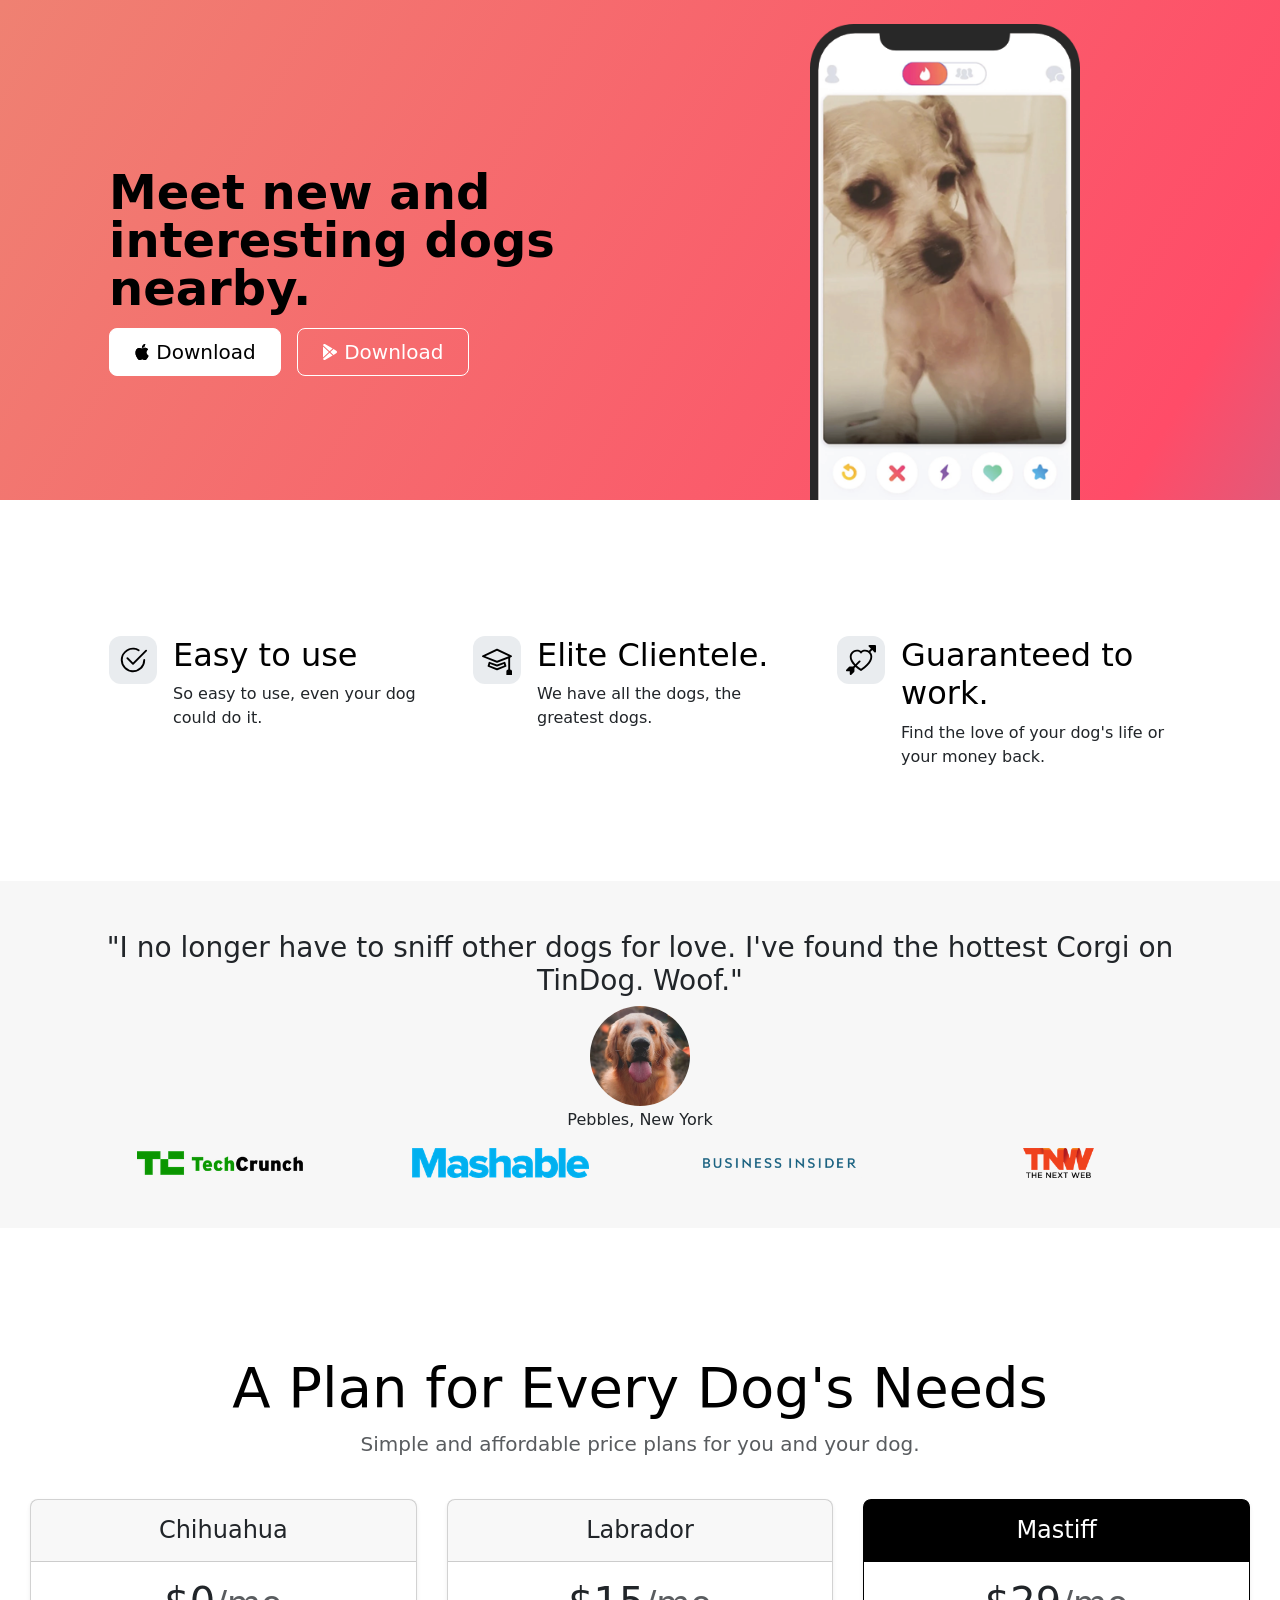
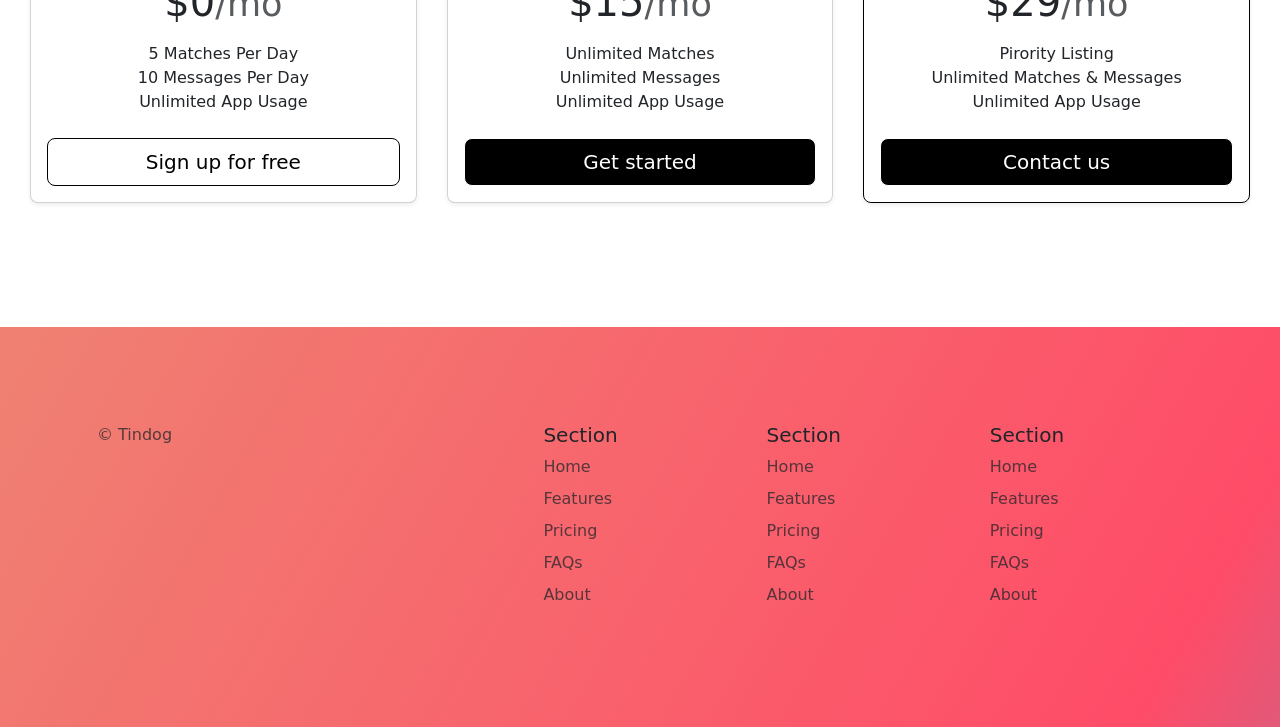
<file: HTML&CSS/index.html>
<!DOCTYPE html>
<html lang="en">

<head>
  <meta charset="UTF-8">
  <meta name="viewport" content="width=device-width, initial-scale=1.0">
  <link href="https://cdn.jsdelivr.net/npm/bootstrap@5.3.5/dist/css/bootstrap.min.css" rel="stylesheet" integrity="sha384-SgOJa3DmI69IUzQ2PVdRZhwQ+dy64/BUtbMJw1MZ8t5HZApcHrRKUc4W0kG879m7" crossorigin="anonymous">
  <link rel="stylesheet" href="css/style.css">
  <title>TinDog</title>
</head>

<body>
  <!-- Title -->
  <main>
    <section id="title" class="gradient-background">
      <div class="mytitlecont">
        <div class="container px-4 py-5">
          <div class="row flex-lg-row-reverse align-items-center g-5 py-5">
            <div class="col-10 col-sm-8 col-lg-6">
              <img class="iphone" src="./images/iphone.png" alt="Bootstrap Themes" loading="lazy">
            </div>
            <div class="col-lg-6 meetcont">
              <h1 class="display-5 fw-bold text-body-emphasis lh-1 mb-3">Meet new and interesting dogs nearby.</h1>
              <div class="d-grid gap-2 d-md-flex justify-content-md-start">
                <button type="button" class="btn btn-primary btn-lg px-4 me-md-2 applebutton">
                  <svg xmlns="http://www.w3.org/2000/svg" width="16" height="16" fill="currentColor" class="bi bi-apple mb-1" viewBox="0 0 16 16">
                    <path d="M11.182.008C11.148-.03 9.923.023 8.857 1.18c-1.066 1.156-.902 2.482-.878 2.516.024.034 1.52.087 2.475-1.258.955-1.345.762-2.391.728-2.43Zm3.314 11.733c-.048-.096-2.325-1.234-2.113-3.422.212-2.189 1.675-2.789 1.698-2.854.023-.065-.597-.79-1.254-1.157a3.692 3.692 0 0 0-1.563-.434c-.108-.003-.483-.095-1.254.116-.508.139-1.653.589-1.968.607-.316.018-1.256-.522-2.267-.665-.647-.125-1.333.131-1.824.328-.49.196-1.422.754-2.074 2.237-.652 1.482-.311 3.83-.067 4.56.244.729.625 1.924 1.273 2.796.576.984 1.34 1.667 1.659 1.899.319.232 1.219.386 1.843.067.502-.308 1.408-.485 1.766-.472.357.013 1.061.154 1.782.539.571.197 1.111.115 1.652-.105.541-.221 1.324-1.059 2.238-2.758.347-.79.505-1.217.473-1.282Z"/>
                    <path d="M11.182.008C11.148-.03 9.923.023 8.857 1.18c-1.066 1.156-.902 2.482-.878 2.516.024.034 1.52.087 2.475-1.258.955-1.345.762-2.391.728-2.43Zm3.314 11.733c-.048-.096-2.325-1.234-2.113-3.422.212-2.189 1.675-2.789 1.698-2.854.023-.065-.597-.79-1.254-1.157a3.692 3.692 0 0 0-1.563-.434c-.108-.003-.483-.095-1.254.116-.508.139-1.653.589-1.968.607-.316.018-1.256-.522-2.267-.665-.647-.125-1.333.131-1.824.328-.49.196-1.422.754-2.074 2.237-.652 1.482-.311 3.83-.067 4.56.244.729.625 1.924 1.273 2.796.576.984 1.34 1.667 1.659 1.899.319.232 1.219.386 1.843.067.502-.308 1.408-.485 1.766-.472.357.013 1.061.154 1.782.539.571.197 1.111.115 1.652-.105.541-.221 1.324-1.059 2.238-2.758.347-.79.505-1.217.473-1.282Z"/>
                  </svg> Download
                </button>
                <button type="button" class="btn btn-outline-secondary btn-lg px-4 googleplaybutton">
                  <svg xmlns="http://www.w3.org/2000/svg" width="16" height="16" fill="currentColor" class="bi bi-google-play mb-1" viewBox="0 0 16 16">
                    <path d="M14.222 9.374c1.037-.61 1.037-2.137 0-2.748L11.528 5.04 8.32 8l3.207 2.96 2.694-1.586Zm-3.595 2.116L7.583 8.68 1.03 14.73c.201 1.029 1.36 1.61 2.303 1.055l7.294-4.295ZM1 13.396V2.603L6.846 8 1 13.396ZM1.03 1.27l6.553 6.05 3.044-2.81L3.333.215C2.39-.341 1.231.24 1.03 1.27Z"/>
                  </svg> Download
                </button>
              </div>
            </div>
          </div>
        </div>
      </div>
    </section>
    <!-- Features -->
    <section id="features">
      <div class="container px-4 py-5" id="hanging-icons">
        <div class="row g-4 py-5 row-cols-1 row-cols-lg-3">
          <div class="col d-flex align-items-start">
            <div class="icon-square text-body-emphasis bg-body-secondary d-inline-flex align-items-center justify-content-center fs-4 flex-shrink-0 me-3">
              <svg xmlns="http://www.w3.org/2000/svg" height="30" fill="currentColor" class="bi bi-check2-circle"
                viewBox="0 0 16 16">
  <path
                  d="M2.5 8a5.5 5.5 0 0 1 8.25-4.764.5.5 0 0 0 .5-.866A6.5 6.5 0 1 0 14.5 8a.5.5 0 0 0-1 0 5.5 5.5 0 1 1-11 0z" />
  <path
                  d="M15.354 3.354a.5.5 0 0 0-.708-.708L8 9.293 5.354 6.646a.5.5 0 1 0-.708.708l3 3a.5.5 0 0 0 .708 0l7-7z" />
  </svg>
            </div>
            <div>
              <h3 class="fs-2 text-body-emphasis">Easy to use</h3>
              <p>So easy to use, even your dog could do it.</p>
            </div>
          </div>
          <div class="col d-flex align-items-start">
            <div class="icon-square text-body-emphasis bg-body-secondary d-inline-flex align-items-center justify-content-center fs-4 flex-shrink-0 me-3">
              <svg xmlns="http://www.w3.org/2000/svg" height="30" fill="currentColor" class="bi bi-mortarboard" viewBox="0 0 16 16">
                <path d="M8.211 2.047a.5.5 0 0 0-.422 0l-7.5 3.5a.5.5 0 0 0 .025.917l7.5 3a.5.5 0 0 0 .372 0L14 7.14V13a1 1 0 0 0-1 1v2h3v-2a1 1 0 0 0-1-1V6.739l.686-.275a.5.5 0 0 0 .025-.917l-7.5-3.5ZM8 8.46 1.758 5.965 8 3.052l6.242 2.913L8 8.46Z"/>
                <path d="M4.176 9.032a.5.5 0 0 0-.656.327l-.5 1.7a.5.5 0 0 0 .294.605l4.5 1.8a.5.5 0 0 0 .372 0l4.5-1.8a.5.5 0 0 0 .294-.605l-.5-1.7a.5.5 0 0 0-.656-.327L8 10.466 4.176 9.032Zm-.068 1.873.22-.748 3.496 1.311a.5.5 0 0 0 .352 0l3.496-1.311.22.748L8 12.46l-3.892-1.556Z"/>
                </svg>
            </div>
            <div>
              <h3 class="fs-2 text-body-emphasis">Elite Clientele.</h3>
              <p>We have all the dogs, the greatest dogs.</p>
            </div>
          </div>
          <div class="col d-flex align-items-start">
            <div class="icon-square text-body-emphasis bg-body-secondary d-inline-flex align-items-center justify-content-center fs-4 flex-shrink-0 me-3">
              <svg xmlns="http://www.w3.org/2000/svg" height="30" fill="currentColor" class="bi bi-arrow-through-heart"
                viewBox="0 0 16 16">
  <path fill-rule="evenodd"
                  d="M2.854 15.854A.5.5 0 0 1 2 15.5V14H.5a.5.5 0 0 1-.354-.854l1.5-1.5A.5.5 0 0 1 2 11.5h1.793l.53-.53c-.771-.802-1.328-1.58-1.704-2.32-.798-1.575-.775-2.996-.213-4.092C3.426 2.565 6.18 1.809 8 3.233c1.25-.98 2.944-.928 4.212-.152L13.292 2 12.147.854A.5.5 0 0 1 12.5 0h3a.5.5 0 0 1 .5.5v3a.5.5 0 0 1-.854.354L14 2.707l-1.006 1.006c.236.248.44.531.6.845.562 1.096.585 2.517-.213 4.092-.793 1.563-2.395 3.288-5.105 5.08L8 13.912l-.276-.182a21.86 21.86 0 0 1-2.685-2.062l-.539.54V14a.5.5 0 0 1-.146.354l-1.5 1.5Zm2.893-4.894A20.419 20.419 0 0 0 8 12.71c2.456-1.666 3.827-3.207 4.489-4.512.679-1.34.607-2.42.215-3.185-.817-1.595-3.087-2.054-4.346-.761L8 4.62l-.358-.368c-1.259-1.293-3.53-.834-4.346.761-.392.766-.464 1.845.215 3.185.323.636.815 1.33 1.519 2.065l1.866-1.867a.5.5 0 1 1 .708.708L5.747 10.96Z" />
  </svg>
            </div>
            <div>
              <h3 class="fs-2 text-body-emphasis">Guaranteed to work.</h3>
              <p>Find the love of your dog's life or your money back.</p>
            </div>
          </div>
        </div>
      </div>
  
    </section>
    <!-- Testimonial -->
    <section id="testimonial">
      <h3 class="sniff">"I no longer have to sniff other dogs for love. I've found the hottest Corgi on TinDog. Woof."</h3>
      <div class="dogocontainer">
        <img class="dogo" src="./images/dog-img.jpg">
      </div>
      <p class="Pebbles">Pebbles, New York</p>
      
      <div class="container">
        <div class="row">
          <div class="col-sm-12 col-lg-3">
            <img class="company" src="./images/techcrunch.png">
          </div>
          <div class="col-sm-12 col-lg-3">
            <img class="company" src="./images/mashable.png">
          </div>
          <div class="col-sm-12 col-lg-3">
            <img class="company" src="./images/bizinsider.png">
          </div>
          <div class="col-sm-12 col-lg-3">
            <img class="company" src="./images/tnw.png">
          </div>
        </div>
      </div>
      
  
    </section>
    <!-- Pricing -->
    <section id="pricing">
      <div class="pricing-header p-3 pb-md-4 mx-auto text-center">
        <h2 class="display-4 fw-normal text-body-emphasis">A Plan for Every Dog's Needs</h2>
        <p class="fs-5 text-body-secondary">Simple and affordable price plans for you and your dog.</p>
      </div>
      <div class="pricecontrol">
        <div class="row row-cols-1 row-cols-md-3 mb-3 text-center">
          <div class="col">
            <div class="card mb-4 rounded-3 shadow-sm">
              <div class="card-header py-3">
                <h4 class="my-0 fw-normal">Chihuahua</h4>
              </div>
              <div class="card-body">
                <h1 class="card-title pricing-card-title">$0<small class="text-body-secondary fw-light">/mo</small></h1>
                <ul class="list-unstyled mt-3 mb-4">
                  <li>5 Matches Per Day</li>
                  <li>10 Messages Per Day</li>
                  <li>Unlimited App Usage</li>
                </ul>
                <button type="button" class="w-100 btn btn-lg btn-outline-primary signup">Sign up for free</button>
              </div>
            </div>
          </div>
          <div class="col">
            <div class="card mb-4 rounded-3 shadow-sm">
              <div class="card-header py-3">
                <h4 class="my-0 fw-normal">Labrador</h4>
              </div>
              <div class="card-body">
                <h1 class="card-title pricing-card-title">$15<small class="text-body-secondary fw-light">/mo</small></h1>
                <ul class="list-unstyled mt-3 mb-4">
                  <li>Unlimited Matches</li>
                  <li>Unlimited Messages</li>
                  <li>Unlimited App Usage</li>
                </ul>
                <button type="button" class="w-100 btn btn-lg btn-primary contact">Get started</button>
              </div>
            </div>
          </div>
          <div class="col">
            <div class="card mb-4 rounded-3 shadow-sm border-primary">
              <div class="card-header py-3 text-bg-primary border-primary">
                <h4 class="my-0 fw-normal">Mastiff</h4>
              </div>
              <div class="card-body">
                <h1 class="card-title pricing-card-title">$29<small class="text-body-secondary fw-light">/mo</small></h1>
                <ul class="list-unstyled mt-3 mb-4">
                  <li>Pirority Listing</li>
                  <li>Unlimited Matches & Messages</li>
                  <li>Unlimited App Usage</li>
                </ul>
                <button type="button" class="w-100 btn btn-lg btn-primary contact">Contact us</button>
              </div>
            </div>
          </div>
        </div>
      </div>
    </section>
  </main>
  <!-- Footer -->
  <section id="footer" class="gradient-background">
    <div class="container">
      <footer class="row row-cols-1 row-cols-sm-2 row-cols-md-5 py-5 my-5">
        <div class="col mb-3">
          <p class="text-body-secondary">© Tindog</p>
        </div>
    
        <div class="col mb-3">
    
        </div>
    
        <div class="col mb-3">
          <h5>Section</h5>
          <ul class="nav flex-column">
            <li class="nav-item mb-2"><a href="#" class="nav-link p-0 text-body-secondary">Home</a></li>
            <li class="nav-item mb-2"><a href="#" class="nav-link p-0 text-body-secondary">Features</a></li>
            <li class="nav-item mb-2"><a href="#" class="nav-link p-0 text-body-secondary">Pricing</a></li>
            <li class="nav-item mb-2"><a href="#" class="nav-link p-0 text-body-secondary">FAQs</a></li>
            <li class="nav-item mb-2"><a href="#" class="nav-link p-0 text-body-secondary">About</a></li>
          </ul>
        </div>
    
        <div class="col mb-3">
          <h5>Section</h5>
          <ul class="nav flex-column">
            <li class="nav-item mb-2"><a href="#" class="nav-link p-0 text-body-secondary">Home</a></li>
            <li class="nav-item mb-2"><a href="#" class="nav-link p-0 text-body-secondary">Features</a></li>
            <li class="nav-item mb-2"><a href="#" class="nav-link p-0 text-body-secondary">Pricing</a></li>
            <li class="nav-item mb-2"><a href="#" class="nav-link p-0 text-body-secondary">FAQs</a></li>
            <li class="nav-item mb-2"><a href="#" class="nav-link p-0 text-body-secondary">About</a></li>
          </ul>
        </div>
    
        <div class="col mb-3">
          <h5>Section</h5>
          <ul class="nav flex-column">
            <li class="nav-item mb-2"><a href="#" class="nav-link p-0 text-body-secondary">Home</a></li>
            <li class="nav-item mb-2"><a href="#" class="nav-link p-0 text-body-secondary">Features</a></li>
            <li class="nav-item mb-2"><a href="#" class="nav-link p-0 text-body-secondary">Pricing</a></li>
            <li class="nav-item mb-2"><a href="#" class="nav-link p-0 text-body-secondary">FAQs</a></li>
            <li class="nav-item mb-2"><a href="#" class="nav-link p-0 text-body-secondary">About</a></li>
          </ul>
        </div>
      </footer>
    </div>

  </section>
  <script src="https://cdn.jsdelivr.net/npm/bootstrap@5.3.5/dist/js/bootstrap.bundle.min.js" integrity="sha384-k6d4wzSIapyDyv1kpU366/PK5hCdSbCRGRCMv+eplOQJWyd1fbcAu9OCUj5zNLiq" crossorigin="anonymous"></script>
</body>

</html>
</file>
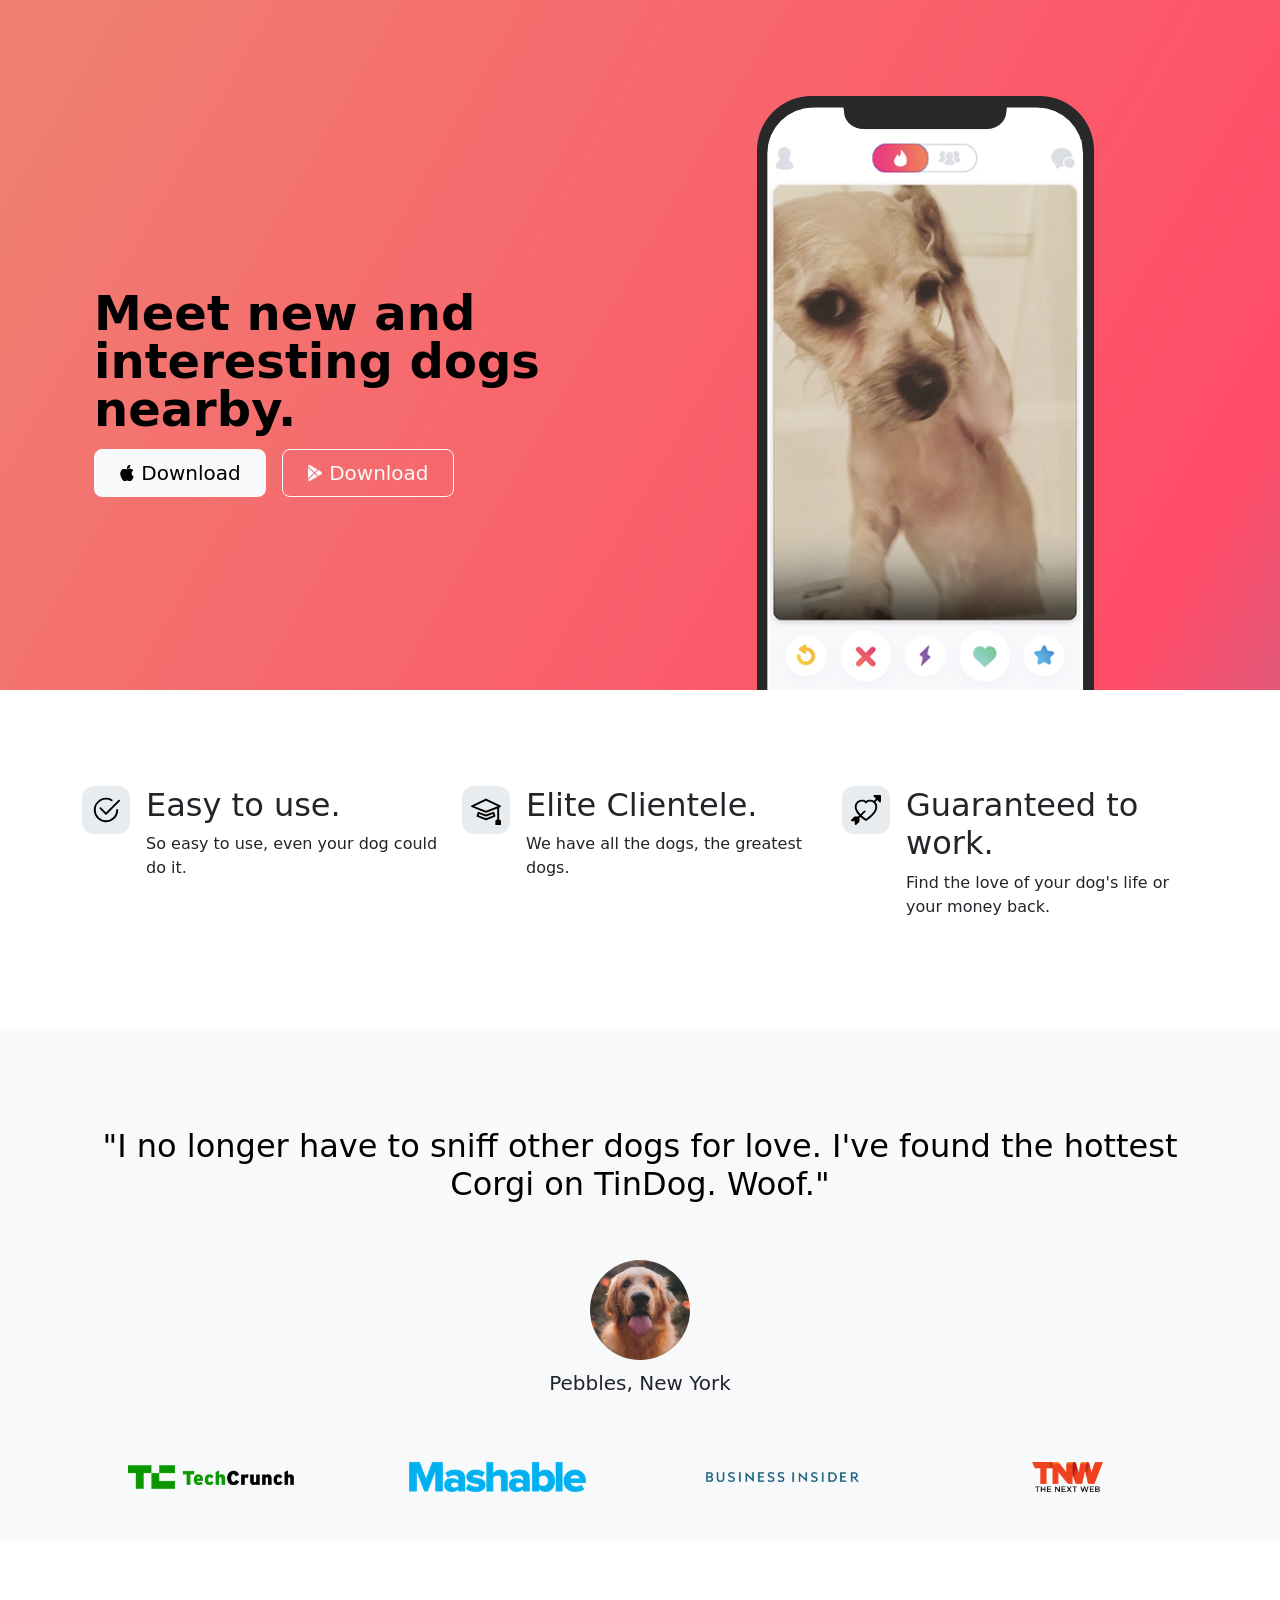
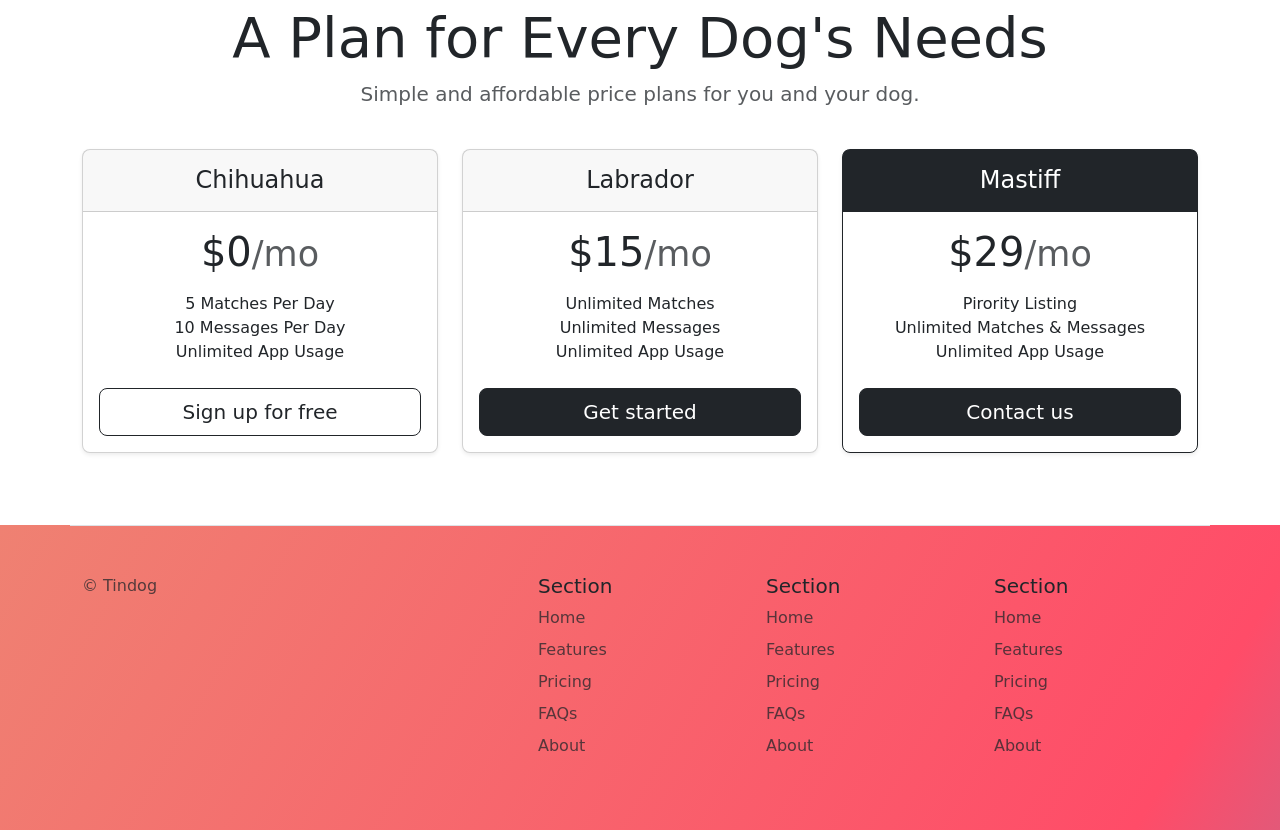
<file: HTML&CSS/solution.html>
<!DOCTYPE html>
<html lang="en">

<head>
  <meta charset="UTF-8">
  <meta name="viewport" content="width=device-width, initial-scale=1.0">
  <title>TinDog</title>
  <link href="https://cdn.jsdelivr.net/npm/bootstrap@5.3.0-alpha3/dist/css/bootstrap.min.css" rel="stylesheet"
    integrity="sha384-KK94CHFLLe+nY2dmCWGMq91rCGa5gtU4mk92HdvYe+M/SXH301p5ILy+dN9+nJOZ" crossorigin="anonymous">
  <link rel="stylesheet" href="./css/solution.css">
</head>

<body>


  <!-- Title -->
  <section id="title" class="gradient-background">

    <div class="container col-xxl-8 px-4 pt-5">
      <div class="row flex-lg-row-reverse align-items-center g-5 pt-5">
        <div class="col-10 col-sm-8 col-lg-6">
          <img src="./images/iphone.png" class="d-block mx-lg-auto img-fluid" alt="Bootstrap Themes" height="200"
            loading="lazy">
        </div>
        <div class="col-lg-6">
          <h1 class="display-5 fw-bold text-body-emphasis lh-1 mb-3">Meet new and interesting dogs nearby.</h1>

          <div class="d-grid gap-2 d-md-flex justify-content-md-start">
            <button type="button" class="btn btn-light btn-lg px-4 me-md-2"><svg xmlns="http://www.w3.org/2000/svg"
                width="16" height="16" fill="currentColor" class="bi bi-apple mb-1" viewBox="0 0 16 16">
                <path
                  d="M11.182.008C11.148-.03 9.923.023 8.857 1.18c-1.066 1.156-.902 2.482-.878 2.516.024.034 1.52.087 2.475-1.258.955-1.345.762-2.391.728-2.43Zm3.314 11.733c-.048-.096-2.325-1.234-2.113-3.422.212-2.189 1.675-2.789 1.698-2.854.023-.065-.597-.79-1.254-1.157a3.692 3.692 0 0 0-1.563-.434c-.108-.003-.483-.095-1.254.116-.508.139-1.653.589-1.968.607-.316.018-1.256-.522-2.267-.665-.647-.125-1.333.131-1.824.328-.49.196-1.422.754-2.074 2.237-.652 1.482-.311 3.83-.067 4.56.244.729.625 1.924 1.273 2.796.576.984 1.34 1.667 1.659 1.899.319.232 1.219.386 1.843.067.502-.308 1.408-.485 1.766-.472.357.013 1.061.154 1.782.539.571.197 1.111.115 1.652-.105.541-.221 1.324-1.059 2.238-2.758.347-.79.505-1.217.473-1.282Z" />
                <path
                  d="M11.182.008C11.148-.03 9.923.023 8.857 1.18c-1.066 1.156-.902 2.482-.878 2.516.024.034 1.52.087 2.475-1.258.955-1.345.762-2.391.728-2.43Zm3.314 11.733c-.048-.096-2.325-1.234-2.113-3.422.212-2.189 1.675-2.789 1.698-2.854.023-.065-.597-.79-1.254-1.157a3.692 3.692 0 0 0-1.563-.434c-.108-.003-.483-.095-1.254.116-.508.139-1.653.589-1.968.607-.316.018-1.256-.522-2.267-.665-.647-.125-1.333.131-1.824.328-.49.196-1.422.754-2.074 2.237-.652 1.482-.311 3.83-.067 4.56.244.729.625 1.924 1.273 2.796.576.984 1.34 1.667 1.659 1.899.319.232 1.219.386 1.843.067.502-.308 1.408-.485 1.766-.472.357.013 1.061.154 1.782.539.571.197 1.111.115 1.652-.105.541-.221 1.324-1.059 2.238-2.758.347-.79.505-1.217.473-1.282Z" />
              </svg> Download</button>
            <button type="button" class="btn btn-outline-light btn-lg px-4"><svg xmlns="http://www.w3.org/2000/svg"
                width="16" height="16" fill="currentColor" class="bi bi-google-play mb-1" viewBox="0 0 16 16">
                <path
                  d="M14.222 9.374c1.037-.61 1.037-2.137 0-2.748L11.528 5.04 8.32 8l3.207 2.96 2.694-1.586Zm-3.595 2.116L7.583 8.68 1.03 14.73c.201 1.029 1.36 1.61 2.303 1.055l7.294-4.295ZM1 13.396V2.603L6.846 8 1 13.396ZM1.03 1.27l6.553 6.05 3.044-2.81L3.333.215C2.39-.341 1.231.24 1.03 1.27Z" />
              </svg> Download</button>
          </div>
        </div>
      </div>
    </div>
  </section>
  <!-- Features -->
  <section id="features">
    <div class="container mt-5">
      <div class="row g-4 py-5 row-cols-1 row-cols-lg-3">
        <div class="col d-flex align-items-start">
          <div
            class="icon-square text-body-emphasis bg-body-secondary d-inline-flex align-items-center justify-content-center fs-4 flex-shrink-0 me-3">
            <svg xmlns="http://www.w3.org/2000/svg" height="30" fill="currentColor" class="bi bi-check2-circle"
              viewBox="0 0 16 16">
              <path
                d="M2.5 8a5.5 5.5 0 0 1 8.25-4.764.5.5 0 0 0 .5-.866A6.5 6.5 0 1 0 14.5 8a.5.5 0 0 0-1 0 5.5 5.5 0 1 1-11 0z" />
              <path
                d="M15.354 3.354a.5.5 0 0 0-.708-.708L8 9.293 5.354 6.646a.5.5 0 1 0-.708.708l3 3a.5.5 0 0 0 .708 0l7-7z" />
            </svg>
          </div>
          <div>
            <h3 class="fs-2">Easy to use.</h3>
            <p>So easy to use, even your dog could do it.</p>

          </div>
        </div>
        <div class="col d-flex align-items-start">
          <div
            class="icon-square text-body-emphasis bg-body-secondary d-inline-flex align-items-center justify-content-center fs-4 flex-shrink-0 me-3">
            <svg xmlns="http://www.w3.org/2000/svg" height="30" fill="currentColor" class="bi bi-mortarboard"
              viewBox="0 0 16 16">
              <path
                d="M8.211 2.047a.5.5 0 0 0-.422 0l-7.5 3.5a.5.5 0 0 0 .025.917l7.5 3a.5.5 0 0 0 .372 0L14 7.14V13a1 1 0 0 0-1 1v2h3v-2a1 1 0 0 0-1-1V6.739l.686-.275a.5.5 0 0 0 .025-.917l-7.5-3.5ZM8 8.46 1.758 5.965 8 3.052l6.242 2.913L8 8.46Z" />
              <path
                d="M4.176 9.032a.5.5 0 0 0-.656.327l-.5 1.7a.5.5 0 0 0 .294.605l4.5 1.8a.5.5 0 0 0 .372 0l4.5-1.8a.5.5 0 0 0 .294-.605l-.5-1.7a.5.5 0 0 0-.656-.327L8 10.466 4.176 9.032Zm-.068 1.873.22-.748 3.496 1.311a.5.5 0 0 0 .352 0l3.496-1.311.22.748L8 12.46l-3.892-1.556Z" />
            </svg>
          </div>
          <div>
            <h3 class="fs-2">Elite Clientele.</h3>
            <p>We have all the dogs, the greatest dogs.</p>

          </div>
        </div>
        <div class="col d-flex align-items-start">
          <div
            class="icon-square text-body-emphasis bg-body-secondary d-inline-flex align-items-center justify-content-center fs-4 flex-shrink-0 me-3">
            <svg xmlns="http://www.w3.org/2000/svg" height="30" fill="currentColor" class="bi bi-arrow-through-heart"
              viewBox="0 0 16 16">
              <path fill-rule="evenodd"
                d="M2.854 15.854A.5.5 0 0 1 2 15.5V14H.5a.5.5 0 0 1-.354-.854l1.5-1.5A.5.5 0 0 1 2 11.5h1.793l.53-.53c-.771-.802-1.328-1.58-1.704-2.32-.798-1.575-.775-2.996-.213-4.092C3.426 2.565 6.18 1.809 8 3.233c1.25-.98 2.944-.928 4.212-.152L13.292 2 12.147.854A.5.5 0 0 1 12.5 0h3a.5.5 0 0 1 .5.5v3a.5.5 0 0 1-.854.354L14 2.707l-1.006 1.006c.236.248.44.531.6.845.562 1.096.585 2.517-.213 4.092-.793 1.563-2.395 3.288-5.105 5.08L8 13.912l-.276-.182a21.86 21.86 0 0 1-2.685-2.062l-.539.54V14a.5.5 0 0 1-.146.354l-1.5 1.5Zm2.893-4.894A20.419 20.419 0 0 0 8 12.71c2.456-1.666 3.827-3.207 4.489-4.512.679-1.34.607-2.42.215-3.185-.817-1.595-3.087-2.054-4.346-.761L8 4.62l-.358-.368c-1.259-1.293-3.53-.834-4.346.761-.392.766-.464 1.845.215 3.185.323.636.815 1.33 1.519 2.065l1.866-1.867a.5.5 0 1 1 .708.708L5.747 10.96Z" />
            </svg>
          </div>
          <div>
            <h3 class="fs-2">Guaranteed to work.</h3>
            <p>Find the love of your dog's life or your money back.</p>

          </div>
        </div>
      </div>
    </div>
  </section>
  <!-- Testimonial -->
  <section id="testimonial">
    <div class="my-5">
      <div class="p-5 text-center bg-body-tertiary">
        <div class="container py-5">
          <h2 class="text-body-emphasis">"I no longer have to sniff other dogs for love. I've found the hottest Corgi on
            TinDog. Woof."</h2>
          <img class="profile-img mt-5" src="./images/dog-img.jpg" alt="dog image">
          <p class="col-lg-8 mx-auto lead mt-2">
            Pebbles, New York
          </p>
        </div>

        <div class="container">
          <div class="row">
            <div class="col-lg-3 col-sm-12">
              <img src="./images/techcrunch.png" alt="techcrunch" height="30">
            </div>
            <div class="col-lg-3 col-sm-12">
              <img src="./images/mashable.png" alt="mashable" height="30">
            </div>
            <div class="col-lg-3 col-sm-12">
              <img src="./images/bizinsider.png" alt="bizinsider" height="30">
            </div>
            <div class="col-lg-3 col-sm-12">
              <img src="./images/tnw.png" alt="tnw" height="30">
            </div>
          </div>
        </div>
      </div>
    </div>
  </section>
  <!-- Pricing -->
  <section id="pricing">
    <div class="container">
      <div class="pricing-header p-3 pb-md-4 mx-auto text-center">
        <h2 class="display-4 fw-normal">A Plan for Every Dog's Needs</h2>
        <p class="fs-5 text-body-secondary">Simple and affordable price plans for you and your dog.
      </div>
      <div class="row row-cols-1 row-cols-md-3 mb-3 text-center">
        <div class="col">
          <div class="card mb-4 rounded-3 shadow-sm">
            <div class="card-header py-3">
              <h4 class="my-0 fw-normal">Chihuahua</h4>
            </div>
            <div class="card-body">
              <h1 class="card-title pricing-card-title">$0<small class="text-body-secondary fw-light">/mo</small></h1>
              <ul class="list-unstyled mt-3 mb-4">
                <li>5 Matches Per Day</li>
                <li>10 Messages Per Day</li>
                <li>Unlimited App Usage</li>
              </ul>
              <button type="button" class="w-100 btn btn-lg btn-outline-dark">Sign up for free</button>
            </div>
          </div>
        </div>
        <div class="col">
          <div class="card mb-4 rounded-3 shadow-sm">
            <div class="card-header py-3">
              <h4 class="my-0 fw-normal">Labrador</h4>
            </div>
            <div class="card-body">
              <h1 class="card-title pricing-card-title">$15<small class="text-body-secondary fw-light">/mo</small></h1>
              <ul class="list-unstyled mt-3 mb-4">
                <li>Unlimited Matches</li>
                <li>Unlimited Messages</li>
                <li>Unlimited App Usage</li>
              </ul>
              <button type="button" class="w-100 btn btn-lg btn-dark">Get started</button>
            </div>
          </div>
        </div>
        <div class="col">
          <div class="card mb-4 rounded-3 shadow-sm border-dark">
            <div class="card-header py-3 text-bg-dark border-dark">
              <h4 class="my-0 fw-normal">Mastiff</h4>
            </div>
            <div class="card-body">
              <h1 class="card-title pricing-card-title">$29<small class="text-body-secondary fw-light">/mo</small></h1>
              <ul class="list-unstyled mt-3 mb-4">
                <li>Pirority Listing</li>
                <li>Unlimited Matches & Messages</li>
                <li>Unlimited App Usage</li>
              </ul>
              <button type="button" class="w-100 btn btn-lg btn-dark">Contact us</button>
            </div>
          </div>
        </div>
      </div>
    </div>
  </section>
  <!-- Footer -->
  <section id="contact" class="gradient-background">
    <div class="container ">
      <footer class="row row-cols-1 row-cols-sm-2 row-cols-md-5 py-5 mt-5 border-top">
        <div class="col mb-3">

          <p class="text-body-secondary">© Tindog</p>
        </div>

        <div class="col mb-3">

        </div>

        <div class="col mb-3">
          <h5>Section</h5>
          <ul class="nav flex-column">
            <li class="nav-item mb-2"><a href="#" class="nav-link p-0 text-body-secondary">Home</a></li>
            <li class="nav-item mb-2"><a href="#" class="nav-link p-0 text-body-secondary">Features</a></li>
            <li class="nav-item mb-2"><a href="#" class="nav-link p-0 text-body-secondary">Pricing</a></li>
            <li class="nav-item mb-2"><a href="#" class="nav-link p-0 text-body-secondary">FAQs</a></li>
            <li class="nav-item mb-2"><a href="#" class="nav-link p-0 text-body-secondary">About</a></li>
          </ul>
        </div>

        <div class="col mb-3">
          <h5>Section</h5>
          <ul class="nav flex-column">
            <li class="nav-item mb-2"><a href="#" class="nav-link p-0 text-body-secondary">Home</a></li>
            <li class="nav-item mb-2"><a href="#" class="nav-link p-0 text-body-secondary">Features</a></li>
            <li class="nav-item mb-2"><a href="#" class="nav-link p-0 text-body-secondary">Pricing</a></li>
            <li class="nav-item mb-2"><a href="#" class="nav-link p-0 text-body-secondary">FAQs</a></li>
            <li class="nav-item mb-2"><a href="#" class="nav-link p-0 text-body-secondary">About</a></li>
          </ul>
        </div>

        <div class="col mb-3">
          <h5>Section</h5>
          <ul class="nav flex-column">
            <li class="nav-item mb-2"><a href="#" class="nav-link p-0 text-body-secondary">Home</a></li>
            <li class="nav-item mb-2"><a href="#" class="nav-link p-0 text-body-secondary">Features</a></li>
            <li class="nav-item mb-2"><a href="#" class="nav-link p-0 text-body-secondary">Pricing</a></li>
            <li class="nav-item mb-2"><a href="#" class="nav-link p-0 text-body-secondary">FAQs</a></li>
            <li class="nav-item mb-2"><a href="#" class="nav-link p-0 text-body-secondary">About</a></li>
          </ul>
        </div>
      </footer>
    </div>
  </section>
</body>

</html>
</file>
<file: HTML&CSS/css/style.css>
.gradient-background {
  background: linear-gradient(300deg, #00bfff, #ff4c68, #ef8172);
  background-size: 180% 180%;
  animation: gradient-animation 18s ease infinite;
}

@keyframes gradient-animation {
  0% {
    background-position: 0% 50%;
  }
  50% {
    background-position: 100% 50%;
  }
  100% {
    background-position: 0% 50%;
  }
}

.icon-square {
  width: 3rem;
  height: 3rem;
  border-radius: 0.75rem;
}

.profile-img {
  height: 100px;
  border-radius: 50%;
}

.mytitlecont {
  position: relative;
  overflow: hidden; 
  height: 500px;
}

.iphone {
  position: absolute;
  bottom: 0;
  width: 100%; /* Responsive */
  max-width: 270px; /* Cap width */
  height: auto; /* Maintain aspect ratio */
  right: 200px; /* Align to right edge */
}
.meetcont{
  margin-top: 120px;
}
#features{
  margin-top: 40px;
}

.btn-primary {
  background-color: white;
  color: black;
  border: 1px solid white;
}

.btn-outline-secondary {
  background-color: transparent;
  color: white;
  border: 1px solid white;
}
.btn-outline-secondary:hover {
  background-color: #0b5ed7;
  color: white;
}

.sniff {
  text-align: center;
}

.dogo {
  border-radius: 50%;
  width: 100px;
}

.dogocontainer {
  margin-top: 5px;
  margin-bottom: 2px;
  display: flex;
  justify-content: center;
}

.Pebbles {
  text-align: center;
}

.company {
  height: 30px;
  width: 100%; /* Fit container */
  object-fit: contain; /* Prevent stretching */
}

.col-lg-3 {
  display: flex;
  justify-content: center;
}

#pricing {
  margin-top: 110px;
  margin-bottom: 100px;
}
.pricecontrol{
  width: 1250px;
  margin: 0 auto;
}

.contact {
  background-color: black;
  color: white;
}
.contact:hover{
  background-color: #393939;
  color: white;
}

#pricing .card.border-primary .card-header {
  background-color: #000000 !important;
  color: white !important;
}

.border-primary {
  border-color: #000000 !important;
}

.signup {
  color: #000000;
  border-color: #000000;
}
.signup:hover{
  background-color: #000000;
  color: white;
}

body {
  display: flex;
  flex-direction: column;
  min-height: 100vh;
  margin: 0;
  overflow-x: hidden; /* Prevent horizontal scroll */
}

main {
  flex-grow: 1;
}

#footer {
  flex-shrink: 0;
}

#footer footer {
  margin: 0;
  padding-top: 2rem;
  padding-bottom: 2rem;
  border-top: none !important; /* Remove white line */
}
.row {
  margin-left: 0;
  margin-right: 0;
}
.col, .col-10, .col-sm-8, .col-lg-6, .col-lg-3 {
  padding-left: 15px;
  padding-right: 15px;
}
.container, .container-fluid {
  overflow: hidden;
}
#testimonial{
  background-color:#f7f7f7;
  padding: 50px;
}
</file>
<file: HTML&CSS/css/solution.css>
.gradient-background {
  background: linear-gradient(300deg, #00bfff, #ff4c68, #ef8172);
  background-size: 180% 180%;
  animation: gradient-animation 18s ease infinite;
}

@keyframes gradient-animation {
  0% {
    background-position: 0% 50%;
  }
  50% {
    background-position: 100% 50%;
  }
  100% {
    background-position: 0% 50%;
  }
}

.icon-square {
  width: 3rem;
  height: 3rem;
  border-radius: 0.75rem;
}

.profile-img {
  border-radius: 50%;
  height: 100px;
}
</file>
